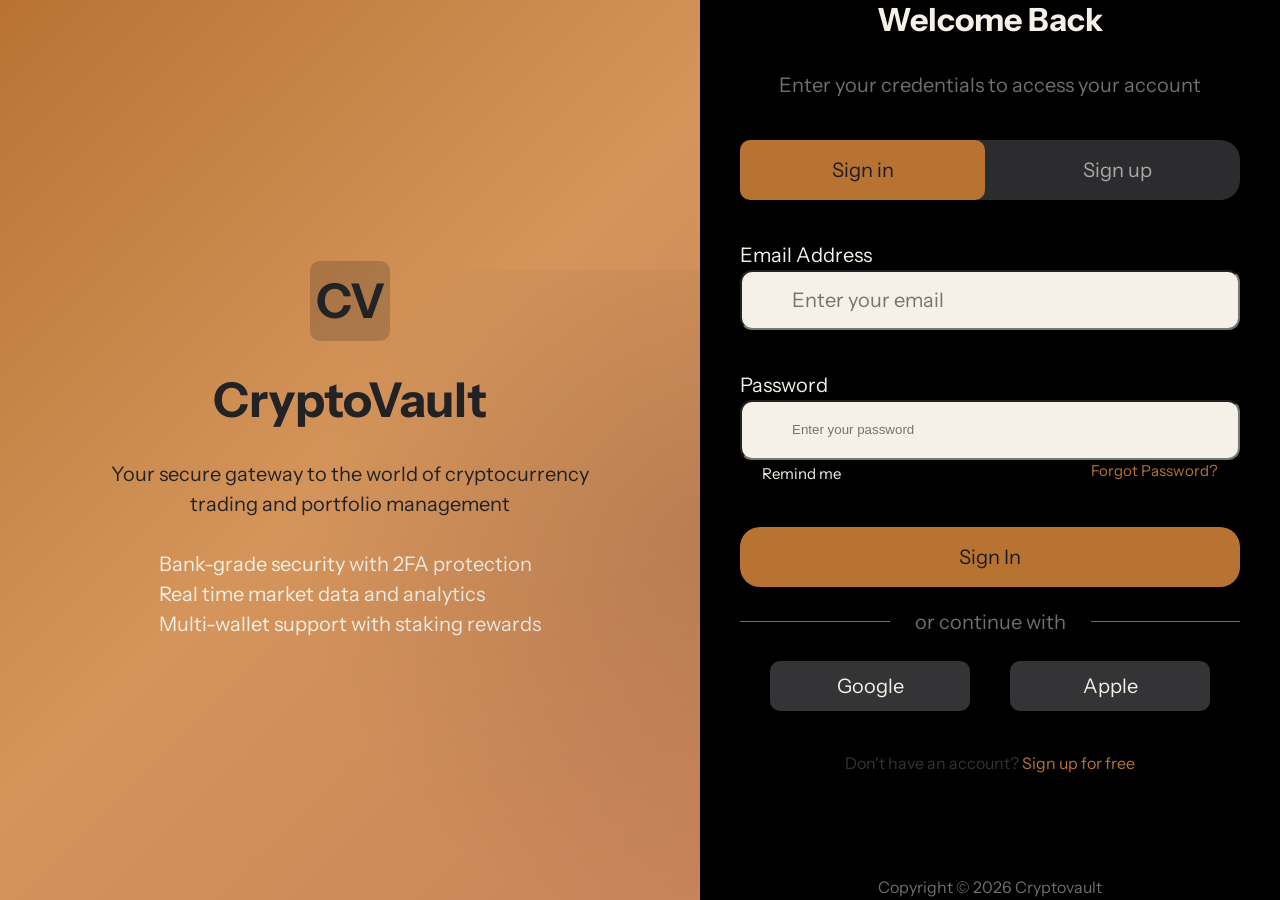
<file: index.html>
<!DOCTYPE html>
<html lang="en">
<head>
    <meta charset="UTF-8">
    <meta name="viewport" content="width=device-width, initial-scale=1.0">
    <link rel="stylesheet" href="style.css">
    <link rel="preconnect" href="https://fonts.googleapis.com">
    <link rel="preconnect" href="https://fonts.gstatic.com" crossorigin>
    <link href="https://fonts.googleapis.com/css2?family=Instrument+Sans:wght@400;500;600;700&display=swap" rel="stylesheet">
    <title>Crypto Vault</title>
</head>
<body class="login-page">

    <div class="sub-container">
        <h2 class="logo">CV</h2>
        <h2 class="logo-heading">CryptoVault</h2>
        <p class="logo-p">Your secure gateway to the world of cryptocurrency <br> trading and portfolio management</p>
        <ul>
            <li>Bank-grade security with 2FA protection</li>
            <li>Real time market data and analytics</li>
            <li>Multi-wallet support with staking rewards </li>
        </ul>
    </div>

    <!-- LEFT SIDE -->

    <div class="login-form">
        <h4 class="login-heading">Welcome Back</h4>
        <p class="login-p">Enter your credentials to access your account</p>

        <ul class="signing-container">
            <li class="sign-in">Sign in</li>
            <li class="sign-up">Sign up</li>
        </ul>

                <p class="login-email">Email Address</p>

        <input type="email" placeholder="Enter your email" class="email">
        <p class="login-password">Password</p>
        <input type="password" placeholder="Enter your password" class="password">

        <div class="login-reminder">
            <div><a href="#" class="remind-me">Remind me</a></div>
            <a href="#" class="forgot-password">Forgot Password?</a>
        </div>

        <div class="signing">
            <p>Sign In</p>
        </div>
        
        <div class="divider-container">
            <div class="line"></div>
              <p class="divider-container-p">or continue with</p>
              <div class="line"></div>
        </div>
      

        <ul class="sign-in-options-container" >
            <li class="sign-in-options">Google</li>
            <li class="sign-in-options">Apple</li>
        </ul>

         <p class="sign-up-question">Don't have an account? <span class="span-sign-up">Sign up for free</span></p>
         <p class="footer-copyright">Copyright &copy; 2026 Cryptovault</p>

    </div>
   </div> 
</body>
</html>
</file>
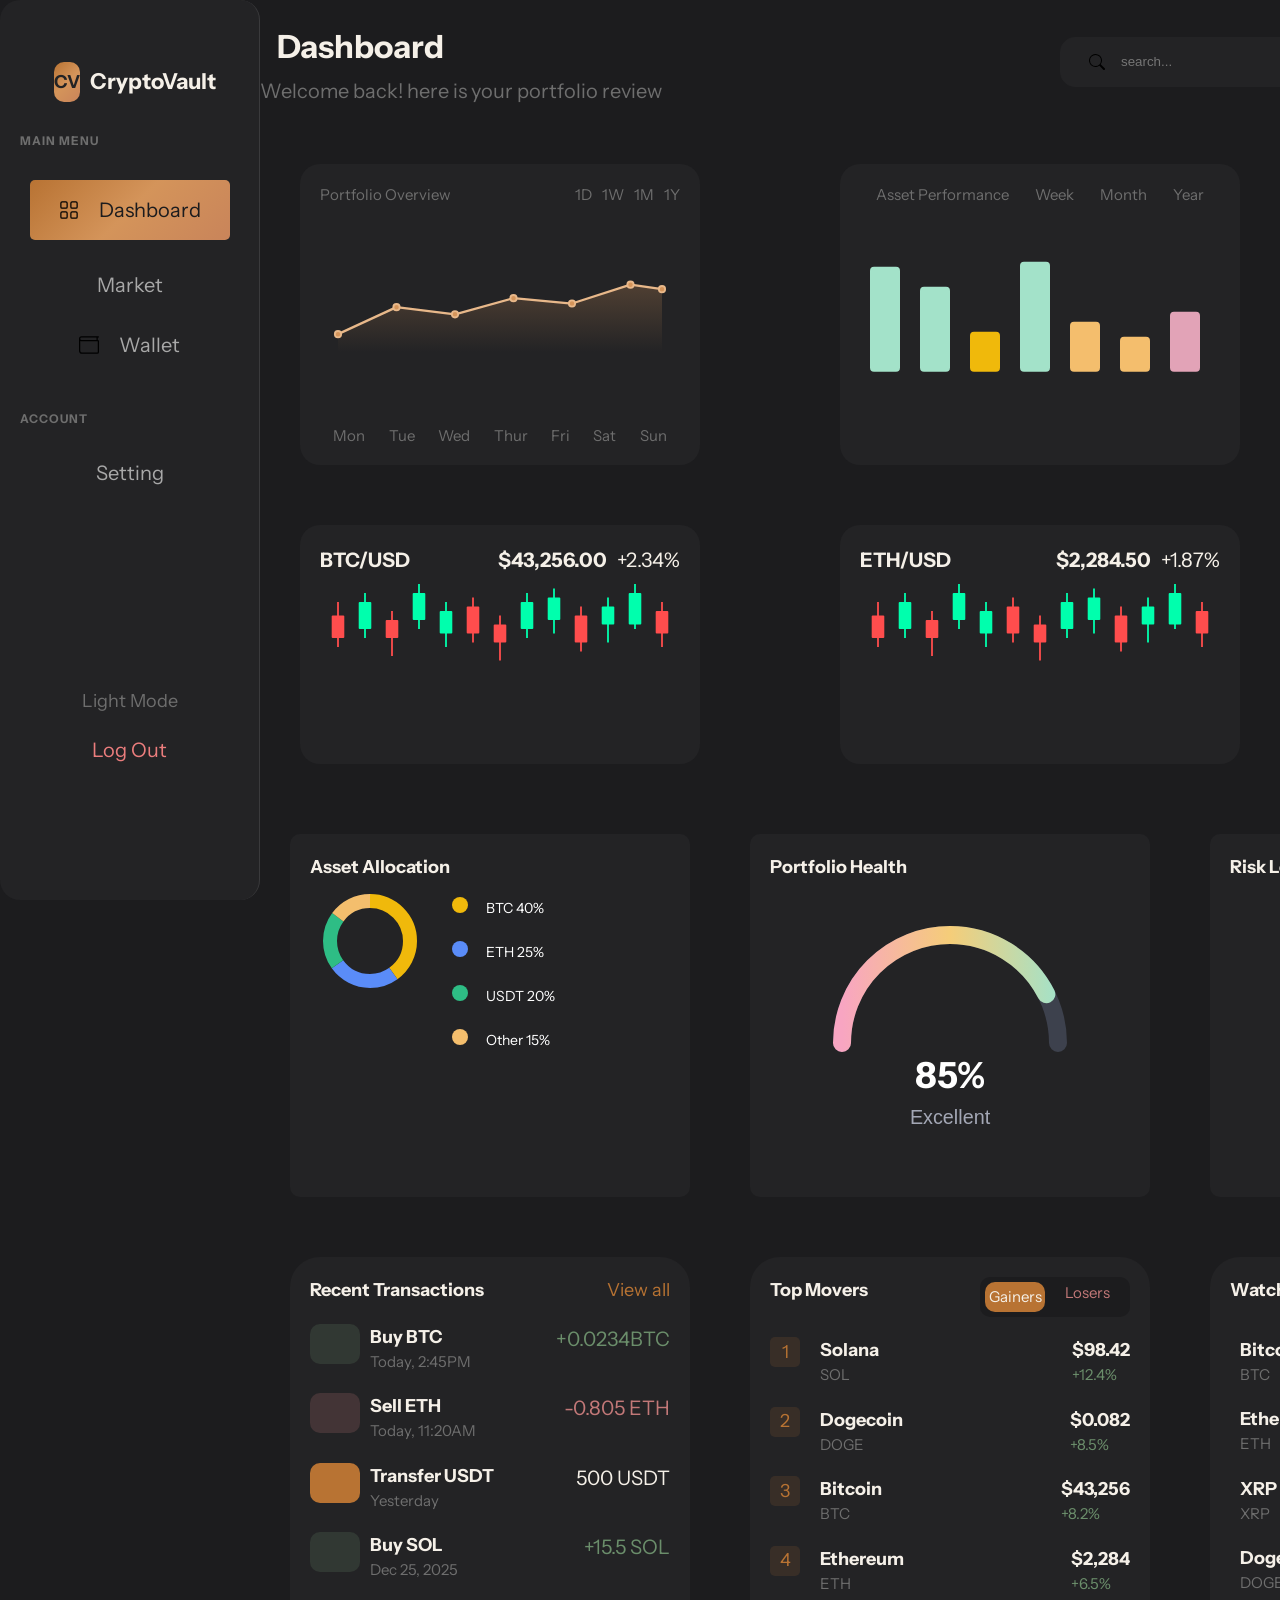
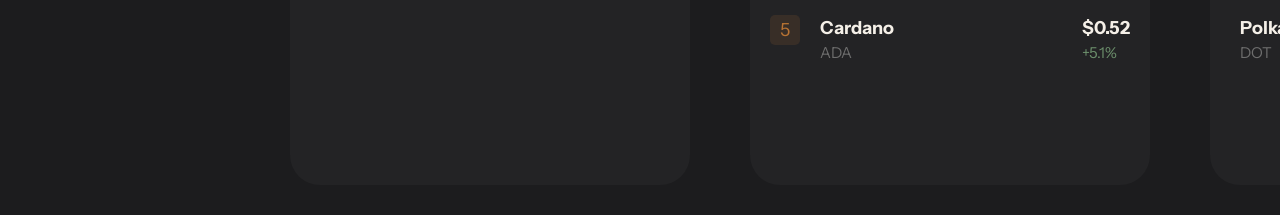
<file: dashboard.html>
<!DOCTYPE html>
<html lang="en">
<head>
    <meta charset="UTF-8">
    <meta name="viewport" content="width=device-width, initial-scale=1.0">
    <title>Dashboard</title>
    <link rel="stylesheet" href="style.css">
    <link rel="stylesheet" href="app.css">
     <link rel="preconnect" href="https://fonts.googleapis.com">
    <link rel="preconnect" href="https://fonts.gstatic.com" crossorigin>
    <link href="https://fonts.googleapis.com/css2?family=Instrument+Sans:wght@400;500;600;700&display=swap" rel="stylesheet">
</head>
<body>
    <div class="dashboard-container">
        <aside class="side-bar">
            <div class="logo-container">
        <span class="dashboard-logo">CV</span>
        <span class="logo-heading">CryptoVault</span>
            </div>
            <nav class="nav-side-bar">
                <div class="main-menu">MAIN MENU</div>
                <div class="icon active">
                    <div> 
                    <img src="crypto-vault-img/grid (2).svg" alt="grid-icon" class="grid-icon active"> 
                    </div>
                      <a href="dashboard.html" class="nav-item active"> Dashboard</a>
                </div>
              
                <a href="" class="nav-item" >Market</a>
                <div class="icon">
                     <img src="crypto-vault-img/wallet.svg" alt="grid-icon" class="grid-icon">
                     <a href="" class="nav-item" >Wallet</a>
                </div>
                
            </nav>

            <nav class="nav-side-bar">
                <div class="account">ACCOUNT</div>
                <a href="#" class="nav-item">Setting</a>
            </nav>

            <div class="nav-footer">
                <div class="footer-section">Light Mode</div>
                <a href="index.html" class="footer-logout">Log Out</a>
            </div>
        </aside>

        <!-- RIGHT SIDE -->
         <div class="crptovault-dashboard">
            <div class="dashboard-header">
                <div>
                <h4 class="dashboard-heading">Dashboard</h4>
            <p class="dashboard-paragraph">Welcome back! here is your portfolio review</p>
                </div>
            

                <div class="sub-dashboard-container">
                    <form action="/search-results" method="get" class="search-wrapper">
                <input type="search" name="q" placeholder="search..." class="search">
                <img src="crypto-vault-img/search.svg" alt="search-icon" class="search-icon">
                    </form>
           

             <div class="notification">
                <img src="crypto-vault-img/bell.svg" alt="notification-bell" class="notification-bell">
            </div>

             <div class="dashboard-button">
                <div class="dashboard-header-logo">AM</div>
            <div>
            <p class="dashboard-p">Alex Morgan</p>
            <p class="pro-trader">Pro Trader</p>
            </div>
            </div>
              </div>
            </div>



            <!-- CHARTS -->
             <div class="chart-grid-wrapper">
               <div class="chart-grid-container">

                <!-- FIRST BOX -->
                 <div class="charts">
                    <ul class="portfolio-overview">
                        <li>Portfolio Overview</li>
                        <ul class="portfolio-overview-days">
                        <li>1D</li>
                        <li>1W</li>
                        <li>1M</li>
                        <li>1Y</li>
                        </ul>
                    </ul>

<svg xmlns="http://www.w3.org/2000/svg" viewBox="0 0 400 130" width="100%" height="100%">
  <defs>
    <linearGradient id="chartAreaFill" x1="0%" y1="0%" x2="0%" y2="100%">
      <stop offset="0%" stop-color="#d4945a" stop-opacity="0.25"/>
      <stop offset="100%" stop-color="#d4945a" stop-opacity="0.0"/>
    </linearGradient>
  </defs>

  <path d="M 20 90 
           L 85 60 
           L 150 68 
           L 215 50 
           L 280 56 
           L 345 35 
           L 380 40
           L 380 110 
           L 20 110 Z" 
        fill="url(#chartAreaFill)" />

  <path d="M 20 90 
           L 85 60 
           L 150 68 
           L 215 50 
           L 280 56 
           L 345 35 
           L 380 40" 
        fill="none" 
        stroke="#e8b88a" 
        stroke-width="2.5" 
        stroke-linecap="round" 
        stroke-linejoin="round" />

  <circle cx="20" cy="90" r="3.5" fill="#d4945a" stroke="#e8b88a" stroke-width="2" />
  <circle cx="85" cy="60" r="3.5" fill="#d4945a" stroke="#e8b88a" stroke-width="2" />
  <circle cx="150" cy="68" r="3.5" fill="#d4945a" stroke="#e8b88a" stroke-width="2" />
  <circle cx="215" cy="50" r="3.5" fill="#d4945a" stroke="#e8b88a" stroke-width="2" />
  <circle cx="280" cy="56" r="3.5" fill="#d4945a" stroke="#e8b88a" stroke-width="2" />
  <circle cx="345" cy="35" r="3.5" fill="#d4945a" stroke="#e8b88a" stroke-width="2" />
  <circle cx="380" cy="40" r="3.5" fill="#d4945a" stroke="#e8b88a" stroke-width="2" />
</svg>

 <ul class="portfolio-overview-days">
                        <li>Mon</li>
                        <li>Tue</li>
                        <li>Wed</li>
                        <li>Thur</li>
                        <li>Fri</li>
                        <li>Sat</li>
                        <li>Sun</li>
                        </ul>
</div>

<!-- SECOND BOX -->

<div class="charts">
    <ul class="portfolio-overview-days">
        <li>Asset Performance</li>
        <li>Week</li>
        <li>Month</li>
        <li>Year</li>
    </ul>

    <svg xmlns="http://www.w3.org/2000/svg" viewBox="0 0 360 160" width="100%" height="100%">
  <rect x="10" y="35" width="30" height="105" rx="4" fill="#a3e2c9"/>

  <rect x="60" y="55" width="30" height="85" rx="4" fill="#a3e2c9"/>

  <rect x="110" y="100" width="30" height="40" rx="4" fill="#f0b90b"/>

  <rect x="160" y="30" width="30" height="110" rx="4" fill="#a3e2c9"/>

  <rect x="210" y="90" width="30" height="50" rx="4" fill="#f4be6d"/>

  <rect x="260" y="105" width="30" height="35" rx="4" fill="#f4be6d"/>

  <rect x="310" y="80" width="30" height="60" rx="4" fill="#e2a3b7"/>
</svg>
</div>
            

<!-- THIRD BOX -->


            <div class="charts">
                <ul class="candle-stick">
                    <li><strong>BTC/USD</strong></li>
                    <ul class="nested-candle-stick">
                    <li><strong>$43,256.00</strong></li>
                    <li>+2.34%</li>
                    </ul>
                
                </ul>

                <svg viewBox="0 0 400 100" class="candlestick-chart" style="width: 100%; height: auto;">
  <line x1="20" y1="30" x2="20" y2="80" stroke="#ff4d4d" stroke-width="2"/>
  <rect x="13" y="45" width="14" height="25" fill="#ff4d4d" rx="1"/>

  <line x1="50" y1="20" x2="50" y2="70" stroke="#00ffad" stroke-width="2"/>
  <rect x="43" y="30" width="14" height="30" fill="#00ffad" rx="1"/>

  <line x1="80" y1="40" x2="80" y2="90" stroke="#ff4d4d" stroke-width="2"/>
  <rect x="73" y="50" width="14" height="20" fill="#ff4d4d" rx="1"/>

  <line x1="110" y1="10" x2="110" y2="60" stroke="#00ffad" stroke-width="2"/>
  <rect x="103" y="20" width="14" height="30" fill="#00ffad" rx="1"/>

  <line x1="140" y1="30" x2="140" y2="80" stroke="#00ffad" stroke-width="2"/>
  <rect x="133" y="40" width="14" height="25" fill="#00ffad" rx="1"/>

  <line x1="170" y1="25" x2="170" y2="75" stroke="#ff4d4d" stroke-width="2"/>
  <rect x="163" y="35" width="14" height="30" fill="#ff4d4d" rx="1"/>

  <line x1="200" y1="45" x2="200" y2="95" stroke="#ff4d4d" stroke-width="2"/>
  <rect x="193" y="55" width="14" height="20" fill="#ff4d4d" rx="1"/>

  <line x1="230" y1="20" x2="230" y2="70" stroke="#00ffad" stroke-width="2"/>
  <rect x="223" y="30" width="14" height="30" fill="#00ffad" rx="1"/>

  <line x1="260" y1="15" x2="260" y2="65" stroke="#00ffad" stroke-width="2"/>
  <rect x="253" y="25" width="14" height="25" fill="#00ffad" rx="1"/>

  <line x1="290" y1="35" x2="290" y2="85" stroke="#ff4d4d" stroke-width="2"/>
  <rect x="283" y="45" width="14" height="30" fill="#ff4d4d" rx="1"/>

  <line x1="320" y1="25" x2="320" y2="75" stroke="#00ffad" stroke-width="2"/>
  <rect x="313" y="35" width="14" height="20" fill="#00ffad" rx="1"/>

  <line x1="350" y1="10" x2="350" y2="60" stroke="#00ffad" stroke-width="2"/>
  <rect x="343" y="20" width="14" height="35" fill="#00ffad" rx="1"/>

  <line x1="380" y1="30" x2="380" y2="80" stroke="#ff4d4d" stroke-width="2"/>
  <rect x="373" y="40" width="14" height="25" fill="#ff4d4d" rx="1"/>
</svg>        
       </div>


       <!-- FOURTH BOX -->
        <div class="charts">
                <ul class="candle-stick">
                    <li><strong>ETH/USD</strong></li>
                    <ul class="nested-candle-stick">
                    <li><strong>$2,284.50</strong></li>
                    <li>+1.87%</li>
                    </ul>
                
                </ul>

                <svg viewBox="0 0 400 100" class="candlestick-chart" style="width: 100%; height: auto;">
  <line x1="20" y1="30" x2="20" y2="80" stroke="#ff4d4d" stroke-width="2"/>
  <rect x="13" y="45" width="14" height="25" fill="#ff4d4d" rx="1"/>

  <line x1="50" y1="20" x2="50" y2="70" stroke="#00ffad" stroke-width="2"/>
  <rect x="43" y="30" width="14" height="30" fill="#00ffad" rx="1"/>

  <line x1="80" y1="40" x2="80" y2="90" stroke="#ff4d4d" stroke-width="2"/>
  <rect x="73" y="50" width="14" height="20" fill="#ff4d4d" rx="1"/>

  <line x1="110" y1="10" x2="110" y2="60" stroke="#00ffad" stroke-width="2"/>
  <rect x="103" y="20" width="14" height="30" fill="#00ffad" rx="1"/>

  <line x1="140" y1="30" x2="140" y2="80" stroke="#00ffad" stroke-width="2"/>
  <rect x="133" y="40" width="14" height="25" fill="#00ffad" rx="1"/>

  <line x1="170" y1="25" x2="170" y2="75" stroke="#ff4d4d" stroke-width="2"/>
  <rect x="163" y="35" width="14" height="30" fill="#ff4d4d" rx="1"/>

  <line x1="200" y1="45" x2="200" y2="95" stroke="#ff4d4d" stroke-width="2"/>
  <rect x="193" y="55" width="14" height="20" fill="#ff4d4d" rx="1"/>

  <line x1="230" y1="20" x2="230" y2="70" stroke="#00ffad" stroke-width="2"/>
  <rect x="223" y="30" width="14" height="30" fill="#00ffad" rx="1"/>

  <line x1="260" y1="15" x2="260" y2="65" stroke="#00ffad" stroke-width="2"/>
  <rect x="253" y="25" width="14" height="25" fill="#00ffad" rx="1"/>

  <line x1="290" y1="35" x2="290" y2="85" stroke="#ff4d4d" stroke-width="2"/>
  <rect x="283" y="45" width="14" height="30" fill="#ff4d4d" rx="1"/>

  <line x1="320" y1="25" x2="320" y2="75" stroke="#00ffad" stroke-width="2"/>
  <rect x="313" y="35" width="14" height="20" fill="#00ffad" rx="1"/>

  <line x1="350" y1="10" x2="350" y2="60" stroke="#00ffad" stroke-width="2"/>
  <rect x="343" y="20" width="14" height="35" fill="#00ffad" rx="1"/>

  <line x1="380" y1="30" x2="380" y2="80" stroke="#ff4d4d" stroke-width="2"/>
  <rect x="373" y="40" width="14" height="25" fill="#ff4d4d" rx="1"/>
</svg>        
</div>
 </div>

 <!-- STAT-RIGHT -->
 <div class="stat-right-container">
    

    <div class="stat-card">
        <div class="dollar-container">
       
    </div>
    <div class="start-card-text">
    <p class="start-card-p">Total Balance</p>
    <p class="start-card-p"><strong>$84,254.32</strong></p>
    <p class="start-card-p">+12.5% this month</p>
    </div>
</div>

<div class="stat-card-inactive">
     <div class="dollar-container-inactive">
         <svg width="24" height="24" viewbox="0 0 24 24" fill="none" stroke-width="2">
            <polyline points="23 6 13.5 15.5 8.5 10.5 1 18 "></polyline>
            <polyline points="17 6 23 6 23 1 2 "></polyline>

         </svg>
    </div>
    <div class="start-card-text">
    <p class="start-card-p-inactive">Total Profit</p>
    <p class="start-card-p"><strong>$12,847.00</strong></p>
     <p class="start-card-p-inactive"><span class="stat-span">+8.2% vs last week</span></p>
    </div>
</div>

<div class="stat-card-inactive">
     <div class="dollar-container-inactive">
        <p>$</p>
    </div>
    <div class="start-card-text">
    <p class="start-card-p-inactive">Pending Orders</p>
    <p class="start-card-p"><strong>7</strong></p>
    <p class="start-card-p-inactive">3 buy, 4 sell</p>
    </div>
</div>

<div class="stat-card-inactive">
    <div class="dollar-container-inactive">
        <p>$</p>
    </div>

    <div class="start-card-text">
    <p class="start-card-p-inactive">Active Assets</p>
    <p class="start-card-p"><strong>12</strong></p>
    <p class="start-card-p-inactive">Across 4 wallets</p>
    </div>
</div> 
 </div>
   </div>

   <!-- ASSET ALLOCATION -->

   <div class="asset-allocation-container">
    
    <div class="asset-allocation-card">
        <div>
            <strong>Asset Allocation</strong>
        </div>

        <div class="asset-allocation-wrapper">
            <div>
         <svg xmlns="http://www.w3.org/2000/svg" viewBox="0 0 120 120" width="120" height="120">
  <g transform="rotate(-90 60 60)">
    <circle cx="60" cy="60" r="40" fill="none" stroke="#f0b90b" stroke-width="14" 
            stroke-dasharray="100.53 251.32" stroke-dashoffset="0" />
            
    <circle cx="60" cy="60" r="40" fill="none" stroke="#5a8cf8" stroke-width="14" 
            stroke-dasharray="62.83 251.32" stroke-dashoffset="-100.53" />
            
    <circle cx="60" cy="60" r="40" fill="none" stroke="#2ebd85" stroke-width="14" 
            stroke-dasharray="50.26 251.32" stroke-dashoffset="-163.36" />
            
    <circle cx="60" cy="60" r="40" fill="none" stroke="#f4be6d" stroke-width="14" 
            stroke-dasharray="37.70 251.32" stroke-dashoffset="-213.62" />
  </g>
</svg>
        </div>

        <!--  -->
    <div>
     <svg xmlns="http://www.w3.org/2000/svg" viewBox="0 0 110 90" width="100%" height="100%">
  <g transform="translate(0, 0)">
    <circle cx="5" cy="10" r="4" fill="#f0b90b" />
    <text x="18" y="14" fill="#ffffff" font-size=".7rem">BTC 40%</text>
  </g>

  <g transform="translate(0, 22)">
    <circle cx="5" cy="10" r="4" fill="#5a8cf8" />
    <text x="18" y="14" fill="#ffffff"  font-size=".7rem">ETH 25%</text>
  </g>

  <g transform="translate(0, 44)">
    <circle cx="5" cy="10" r="4" fill="#2ebd85" />
    <text x="18" y="14" fill="#ffffff"  font-size=".7rem">USDT 20%</text>
  </g>

  <g transform="translate(0, 66)">
    <circle cx="5" cy="10" r="4" fill="#f4be6d" />
    <text x="18" y="14" fill="#ffffff" font-size=".7rem">Other 15%</text>
  </g>
</svg>
    </div> 
        </div>
        </div>

        <div class="asset-allocation-card">
            <div>
                <strong>Portfolio Health</strong>
            </div>

            <div>
                <svg xmlns="http://www.w3.org/2000/svg" viewBox="0 0 200 160" width="100%" height="100%">
  <defs>
    <linearGradient id="gaugeGradient" x1="0%" y1="0%" x2="100%" y2="0%">
      <stop offset="0%" stop-color="#f8a5c2" />   <stop offset="50%" stop-color="#f5cd79" />  <stop offset="100%" stop-color="#a3e2c9" /> </linearGradient>
  </defs>

  <g transform="translate(100, 90)">
    <path d="M -60 0 A 40 40 0 0 1 60 0" 
          fill="none" 
          stroke="#3d414d" 
          stroke-width="10" 
          stroke-linecap="round" />

    <path d="M -60 0 A 60 60 0 0 1 60 0" 
          fill="none" 
          stroke="url(#gaugeGradient)" 
          stroke-width="10" 
          stroke-linecap="round"
          stroke-dasharray="160.2 377" />

    <text x="0" y="25" 
          fill="#ffffff" 
          font-weight="bold" 
          font-size="2rem" 
          text-anchor="middle">85%</text>
          
    <text x="0" y="45" 
          fill="#a3a7b5" 
          font-family="sans-serif" 
          font-size="11" 
          text-anchor="middle">Excellent</text>
  </g>
</svg>
</div>
</div>

<div class="asset-allocation-card">
    <div>
    <strong>Risk Level</strong>
    </div>

    <div>
        <svg xmlns="http://www.w3.org/2000/svg" viewBox="0 0 140 110" width="100%" height="100%">
  <g transform="translate(70, 65)">
    <path d="M -40 0 A 40 40 0 0 1 40 0" 
          fill="none" 
          stroke="#414755" 
          stroke-width="8" 
          stroke-linecap="round" />

    <path d="M -40 0 A 40 40 0 0 1 40 0" 
          fill="none" 
          stroke="#a3e2c9" 
          stroke-width="8" 
          stroke-linecap="round"
          stroke-dasharray="44.0 251.3" />

    <circle cx="-18.1" cy="-35.6" r="5" fill="#f5cd79" />

    <text x="0" y="20" 
          fill="#ffffff" 
          font-family="sans-serif" 
          font-weight="bold" 
          font-size="18" 
          text-anchor="middle">35%</text>
          
    <text x="0" y="34" 
          fill="#a3a7b5" 
          font-family="sans-serif" 
          font-size="9" 
          text-anchor="middle">Moderate</text>
  </g>
</svg>
    </div>
</div>
    </div>

    <!-- RECENT TRANSACTIONS -->
    <div class="recent-transactions-container">
        <div class="recent-transactions-card">
            <div class="recent-transactions">
                <strong>Recent Transactions</strong>
                <span class="view-all">View all</span>
            </div>

            <div class="transaction-outline-wrapper">
                <div class="transaction-outline">
                <div class="gain-card"></div>
                <strong>Buy BTC <br> <p class="gain-span">Today, 2:45PM</p></strong>
            </div>
            <div class="transaction-p"><p>+0.0234BTC</p></div>
            </div>

            <!--  -->
            <div class="transaction-outline-wrapper">
                <div class="transaction-outline">
                <div class="loss-card"></div>
                <strong>Sell ETH <br> <p class="gain-span">Today, 11:20AM</p></strong>
            </div>
            <div class="transaction-loss"><p>-0.805 ETH</p></div>
            </div>

            <!--  -->

            <div class="transaction-outline-wrapper">
                <div class="transaction-outline">
                <div class="transfer-card"></div>
                <strong>Transfer USDT <br> <p class="gain-span">Yesterday</p></strong>
            </div>
            <div class="transfer"><p>500 USDT</p></div>
            </div>

            <!--  -->

            <div class="transaction-outline-wrapper">
                <div class="transaction-outline">
                <div class="gain-card"></div>
                <strong>Buy SOL <br> <p class="gain-span">Dec 25, 2025</p></strong>
            </div>
            <div class="transaction-p"><p>+15.5 SOL</p></div>
            </div>
            </div>

             <!-- SECOND BOX  -->

            <div class="recent-transactions-card">
                <div class="top-movers-header">
                    <div>
                    <strong>Top Movers</strong>
                </div>

                <div>
                    <ul class="transfer-button">
                        <li class="gainers">Gainers</li>
                        <li class="losers">Losers</li>
                    </ul>
                </div>
                </div>

                <div class="top-movers-wrapper">
                    <div class="top-movers">
                    <div class="number-container">1</div>
                    <div class="sol-logo"></div>
                    <strong>Solana <br> <p class="top-mover-p">SOL</p></strong>
                </div>

                <div>
                    <strong>$98.42 <br> <p class="topmover-gainer">+12.4%</p></strong>
                </div>
                </div>
                

                <div class="top-movers-wrapper">
                    <div class="top-movers">
                    <div class="number-container">2</div>
                    <div class="sol-logo"></div>
                    <strong>Dogecoin <br> <p class="top-mover-p">DOGE</p></strong>
                </div>

                <div>
                    <strong>$0.082 <br> <p class="topmover-gainer">+8.5%</p></strong>
                </div>   
        </div>


        <div class="top-movers-wrapper">
                    <div class="top-movers">
                    <div class="number-container">3</div>
                    <div class="sol-logo"></div>
                    <strong>Bitcoin <br> <p class="top-mover-p">BTC</p></strong>
                </div>

                <div>
                    <strong>$43,256 <br> <p class="topmover-gainer">+8.2%</p></strong>
                </div>

                
    </div>


    <div class="top-movers-wrapper">
                    <div class="top-movers">
                    <div class="number-container">4</div>
                    <div class="sol-logo"></div>
                    <strong>Ethereum <br> <p class="top-mover-p">ETH</p></strong>
                </div>

                <div>
                    <strong>$2,284 <br> <p class="topmover-gainer">+6.5%</p></strong>
                </div>
            </div>


            <div class="top-movers-wrapper">
                    <div class="top-movers">
                    <div class="number-container">5</div>
                    <div class="sol-logo"></div>
                    <strong>Cardano <br> <p class="top-mover-p">ADA</p></strong>
                </div>

                <div>
                    <strong>$0.52 <br> <p class="topmover-gainer">+5.1%</p></strong>
                </div>
   

   </div>

   
    </div>

    <!-- THIRD BOX -->

<div class="recent-transactions-card">
                <div class="top-movers-header">
                 <div>
                    <strong>Watchlist</strong>
                </div>

                <div class="add">+Add</div>
                </div>

                <div class="top-movers-wrapper">
                    <div class="top-movers">
                    <div class="sol-logo"></div>
                    <strong>Bitcoin<br> <p class="top-mover-p">BTC</p></strong>
                </div>

                <div>
                    <strong>$43,256 <br> <p class="topmover-gainer">+2.34%</p></strong>
                </div>
                </div>
                

                <div class="top-movers-wrapper">
                    <div class="top-movers">
                    <div class="sol-logo"></div>
                    <strong>Ethereum<br> <p class="top-mover-p">ETH</p></strong>
                </div>

                <div>
                    <strong>$2,284<br> <p class="topmover-gainer">+1.87%</p></strong>
                </div>   
        </div>


        <div class="top-movers-wrapper">
                    <div class="top-movers">
                    <div class="sol-logo"></div>
                    <strong>XRP<br> <p class="top-mover-p">XRP</p></strong>
                </div>

                <div>
                    <strong>$0.62<br> <p class="losers">-1.24%</p></strong>
                </div>   
    </div>


    <div class="top-movers-wrapper">
                    <div class="top-movers">
                    <div class="sol-logo"></div>
                    <strong>Dogecoin<br> <p class="top-mover-p">DOGE</p></strong>
                </div>

                <div>
                    <strong>$0.082 <br> <p class="topmover-gainer">+5.67%</p></strong>
                </div>
            </div>


            <div class="top-movers-wrapper">
                    <div class="top-movers">
                    <div class="sol-logo"></div>
                    <strong>Polkadot<br> <p class="top-mover-p">DOT</p></strong>
                </div>

                <div>
                    <strong>$7.45 <br> <p class="topmover-gainer">+3.21%</p></strong>
                </div>

    </div>
    
</body>
</html>
</file>
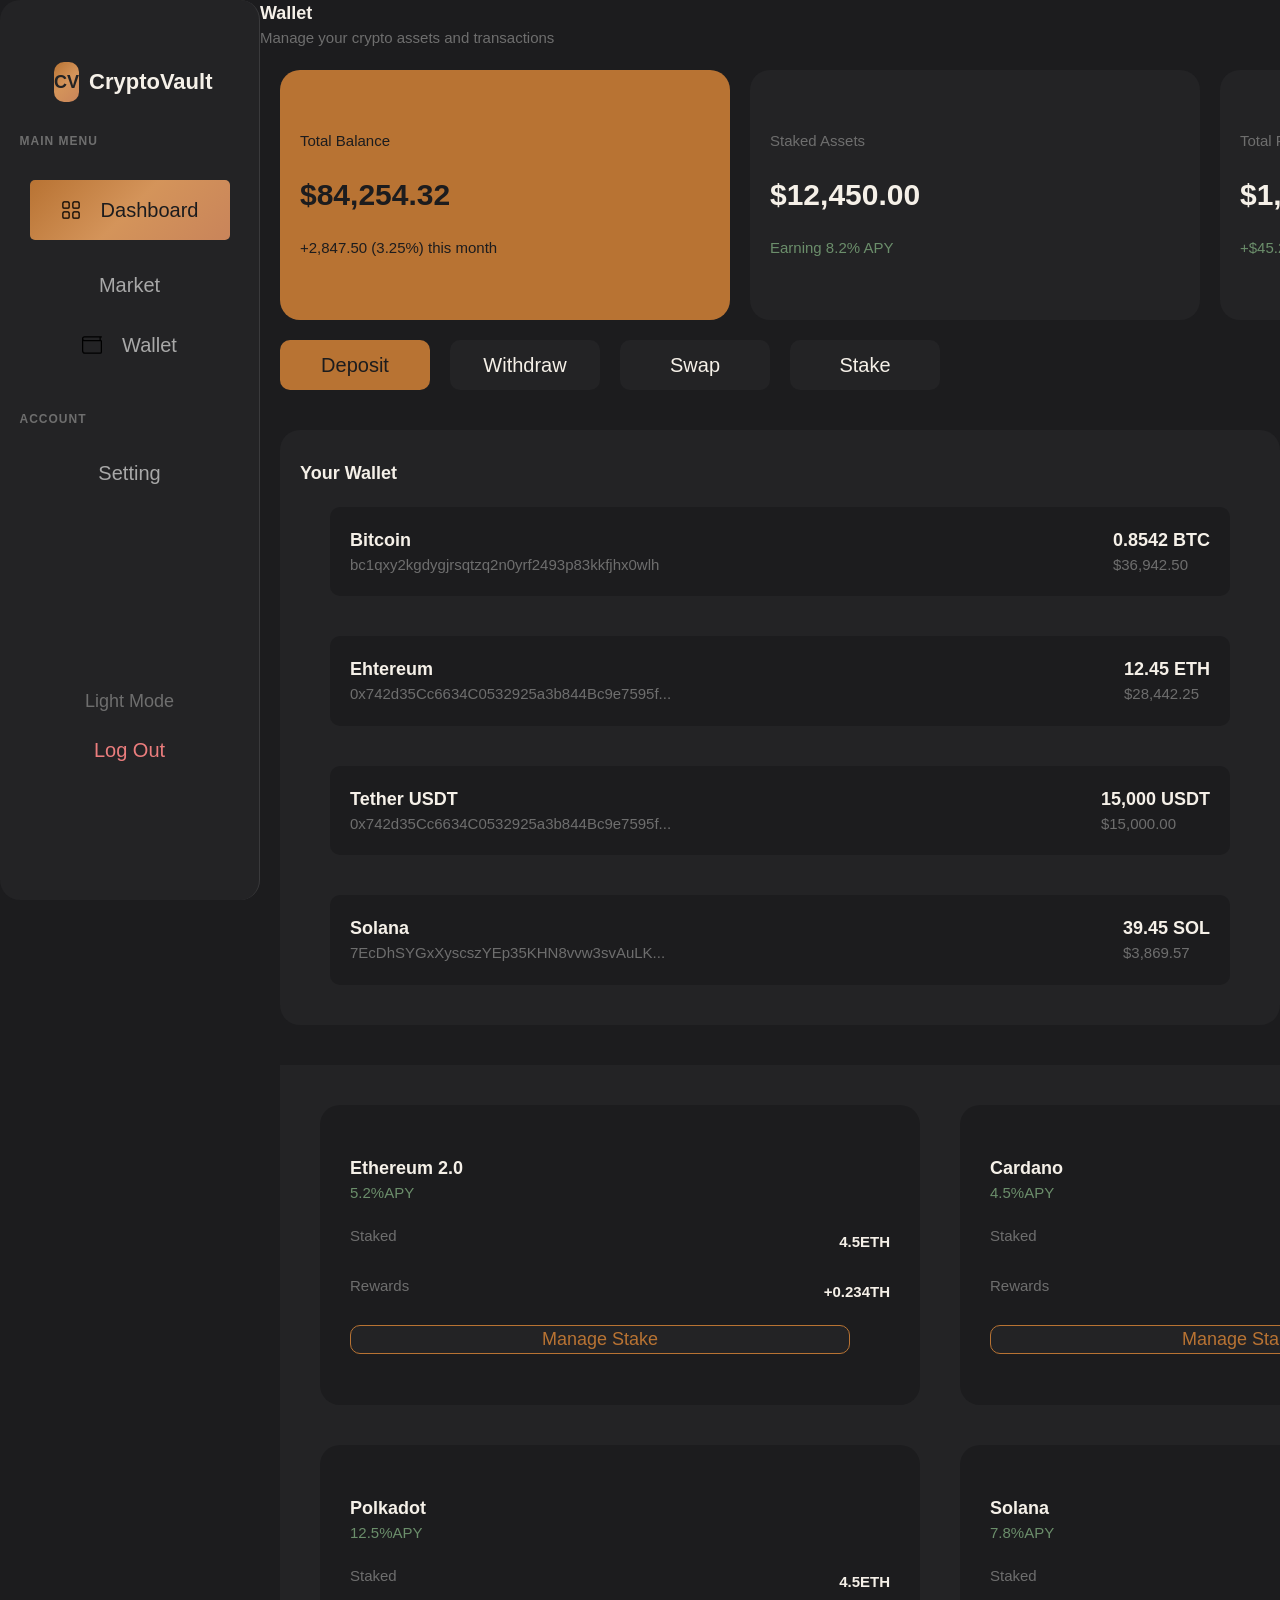
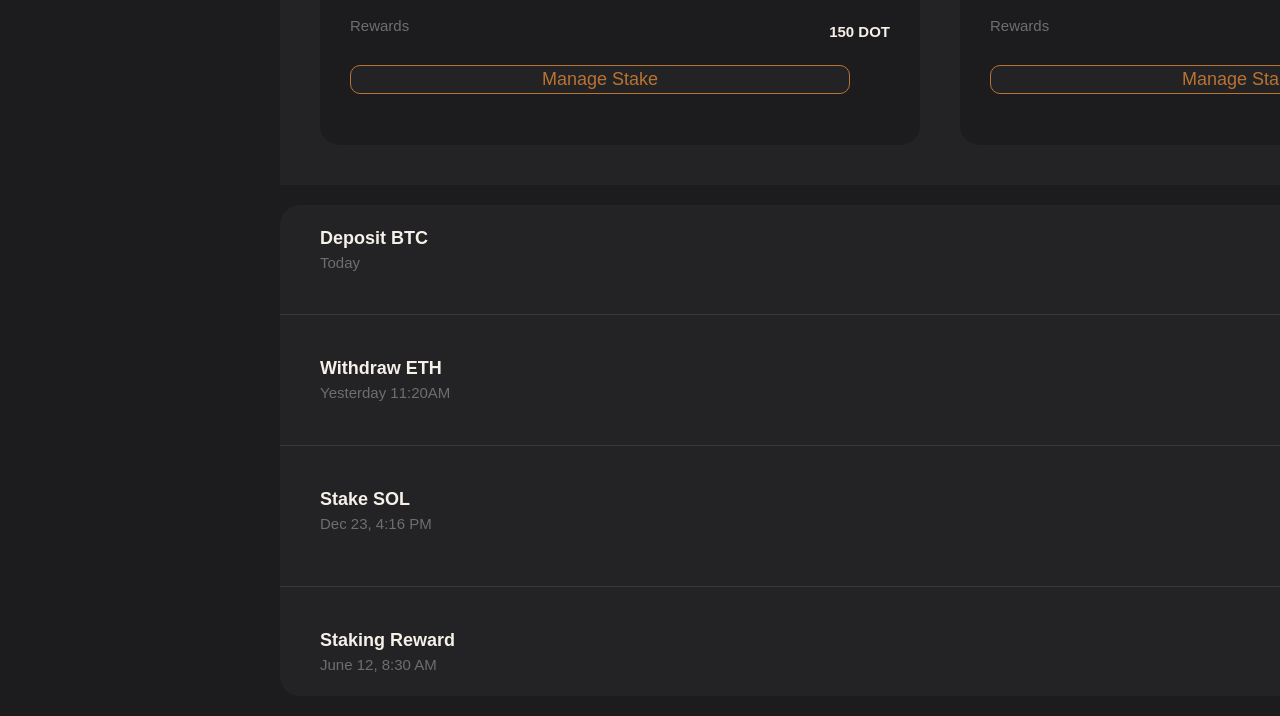
<file: wallet.html>
<!DOCTYPE html>
<html lang="en">
<head>
    <meta charset="UTF-8">
    <meta name="viewport" content="width=device-width, initial-scale=1.0">
    <title>Wallet</title>
    <link rel="stylesheet" href="style.css">
    <link rel="stylesheet" href="app.css">
    <link rel="stylesheet" href="wallet.css">
</head>
<body>
    <div class="dashboard-container">
         <aside class="side-bar">
            <div class="logo-container">
        <span class="dashboard-logo">CV</span>
        <span class="logo-heading">CryptoVault</span>
            </div>
            <nav class="nav-side-bar">
                <div class="main-menu">MAIN MENU</div>
                <div class="icon active">
                    <div> 
                    <img src="crypto-vault-img/grid (2).svg" alt="grid-icon" class="grid-icon active"> 
                    </div>
                      <a href="dashboard.html" class="nav-item active"> Dashboard</a>
                </div>
              
                <a href="" class="nav-item" >Market</a>
                <div class="icon">
                     <img src="crypto-vault-img/wallet.svg" alt="grid-icon" class="grid-icon">
                     <a href="" class="nav-item" >Wallet</a>
                </div>
                
            </nav>

            <nav class="nav-side-bar">
                <div class="account">ACCOUNT</div>
                <a href="#" class="nav-item">Setting</a>
            </nav>

            <div class="nav-footer">
                <div class="footer-section">Light Mode</div>
                <a href="index.html" class="footer-logout">Log Out</a>
            </div>
        </aside>

        <!--  -->

        <div class="wallet-main-container">
     <strong>Wallet</strong>
    <p class="muted-state">Manage your crypto assets and transactions</p>


    <div class="crypto-management">
         <div class="active-container">
        <p class="active-state">Total Balance</p>
        <strong class="bold-state">$84,254.32</strong>
        <p class="active-state">+2,847.50 (3.25%) this month</p>
    </div>

    <div class="inactive-container">
        <p class="muted-state">Staked Assets</p>
        <strong class="bold-state">$12,450.00</strong>
        <p class="gain">Earning 8.2% APY</p>
    </div>

    <div class="inactive-container">
        <p class="muted-state">Total Rewards</p>
        <strong class="bold-state">$1,024.80</strong>
        <p class="gain">+$45.20 this week</p>
    </div>
    </div>

   

    <div>
        <ul class="call-to-action">
            <li class="cta-options">Deposit</li>
            <li class="cta-options-inactive">Withdraw</li>
            <li class="cta-options-inactive">Swap</li>
            <li class="cta-options-inactive">Stake</li>
        </ul>
    </div>

    <!-- WALLET CONTENT -->
     <div class="wallet-content-main-container">
        <div class="wallet-content">
             
            
            <div class="wallet-content-container">
                <strong class="your-wallet">Your Wallet</strong>
                 
               
                <div class="wallet-content-card">
                <div>
                <strong>Bitcoin</strong>
                <p class="muted-state">bc1qxy2kgdygjrsqtzq2n0yrf2493p83kkfjhx0wlh</p>
                </div>
                <div>
                    <strong>0.8542 BTC <br> <p class="muted-state">$36,942.50</p></strong>
                </div>
                </div>
                

            <div class="wallet-content-card"> 
                <div>
                <strong>Ehtereum</strong>
                <p class="muted-state">0x742d35Cc6634C0532925a3b844Bc9e7595f...</p>
                </div>

                <div>
                    <strong>12.45 ETH <p class="muted-state">$28,442.25</p></strong>
                </div>

            </div>


            <div class="wallet-content-card">
                <div>
                <strong>Tether USDT</strong>
                <p class="muted-state">0x742d35Cc6634C0532925a3b844Bc9e7595f...</p>
                </div>

                <div>
                    <strong>15,000 USDT <br><p class="muted-state"> $15,000.00</p></strong>
                </div>
            </div>
                
                <div class="wallet-content-card">
                    <div>
                <strong>Solana</strong>
                <p class="muted-state">7EcDhSYGxXyscszYEp35KHN8vvw3svAuLK...</p>
                </div>

                <div>
                    <strong>39.45 SOL <br> <p class="muted-state">$3,869.57</p></strong>
                </div>
                </div>
            </div>
        </div>

        <!-- BITCOIN -->
         <div class="bitcoin-container">
            <strong>Recieve Bitcoin</strong>
            <div class="bitcoin-scan"><img src="crypto-vault-img/download.webp" alt=""></div>
            <div class="contact-address">bc1qxy2kgdygjrsqtz <br> q2n0yrf2493p83kkfjhx0wlh</div>
            <ul class="bitcoin-cta">
                <li class="bitcoin-cta-inactive-btn">Copy</li>
                <li class="bitcoin-cta-active-btn">Share</li>
            </ul>            
         </div>
     </div>

     <!-- STAKING OPPORTUNITY -->
      <div class="staking-main-container">
        <!-- <strong>Staking Opportunities</strong> -->
        <div class="staking-card">
            <strong>Ethereum 2.0 <br><p class="gain ">5.2%APY</p></strong>
            <ul class="staked">
                <li class="muted-state">Staked</li>
                <li><strong class="yeild">4.5ETH</strong></li>
            </ul>

            <ul class="staked">
                <li class="muted-state">Rewards</li>
                <li><strong class="yeild">+0.234TH</strong></li>
            </ul>
            <div class="manage-stake">Manage Stake</div>
        </div>

        <!--  -->

        <div class="staking-card">
            <strong>Cardano <br><p class="gain ">4.5%APY</p></strong>
            <ul class="staked">
                <li class="muted-state">Staked</li>
                <li><strong class="yeild">5,000 ADA</strong></li>
            </ul>

            <ul class="staked">
                <li class="muted-state">Rewards</li>
                <li><strong class="yeild">225 ADA</strong></li>
            </ul>
            <div class="manage-stake">Manage Stake</div>
        </div>

        <!--  -->

        <div class="staking-card">
            <strong>Polkadot<br><p class="gain ">12.5%APY</p></strong>
            <ul class="staked">
                <li class="muted-state">Staked</li>
                <li><strong class="yeild">4.5ETH</strong></li>
            </ul>

            <ul class="staked">
                <li class="muted-state">Rewards</li>
                <li><strong class="yeild">150 DOT</strong></li>
            </ul>
            <div class="manage-stake">Manage Stake</div>
        </div>

        
        <!--  -->

        <div class="staking-card">
            <strong>Solana<br><p class="gain ">7.8%APY</p></strong>
            <ul class="staked">
                <li class="muted-state">Staked</li>
                <li><strong class="yeild">25 SOL</strong></li>
            </ul>

            <ul class="staked">
                <li class="muted-state">Rewards</li>
                <li><strong class="yeild">1.95 SOL</strong></li>
            </ul>
            <div class="manage-stake">Manage Stake</div>
        </div>
         </div>

         <!-- TRANSACTION -->
         <div class="transaction-main-container">

            <div class="transaction-content">
                <div>
            <strong>Deposit BTC <br><p class="muted-state">Today</p></strong>
            </div>

            <div>
                <p class="gain">+0.0567 BTC <br> Completed</p>
            </div>
            </div>

            <hr class="divider-line">

            <div class="transaction-content">
                <div>
            <strong>Withdraw ETH <br><p class="muted-state">Yesterday 11:20AM</p></strong>
            </div>

            <div>
                <p class="gain">0.805 ETH <br> Completed</p>
            </div>
            </div>

            <hr class="divider-line">

            <div class="transaction-content">
                <div>
            <strong>Stake SOL <br><p class="muted-state">Dec 23, 4:16 PM</p></strong>
            </div>

            <div>
                <p>-25.00 SOL <br> Pending</p>
            </div>
            </div>

            <hr class="divider-line">

            <div class="transaction-content">
                <div>
            <strong>Staking Reward<br><p class="muted-state">June 12, 8:30 AM</p></strong>
            </div>

            <div>
                <p class="gain">+0.012 ETH <br> Completed</p>
            </div>
            </div>


    </div>
    


    </div>

         
        </div>



      </div>

      
    
    
</body>
</html>
</file>
<file: style.css>
/* COLOR PALLETE 

TYPOGRAPHY
FONT SIZES
6.2rem/4.8rem/4.0rem/3.2rem/2.4rem/2.0rem/1.6rem/1.2rem

FONT-WEIGHT
400/700

LINE HEIGHTS
1.2/1.5

SPACING SYSTEM
5px /10px /15px /20px /25px /30px /40px /50px

FONT FAMILY
'Instrument Sans', -apple-system, BlinkMacSystemFont, sans-serif;

*/

/* GLOBAL STYLES */
:root{
    /*-----FONT SIZE----- */
--text-sm: 1.2rem;
--text-base: 1.6rem;
--text-paragraph: 2.0rem;
--text-h5: 2.4rem;
--text-h4: 3.2rem;
--text-h3: 4.0rem;
--text-h2: 4.8rem;
--text-h1: 9rem;

/* ----FONT WEIGHT----  */
--font-weight: 400;
--font-weight-bold: 700;

/* LINE HEIGHT*/
--line-height-tight: 1.2;
--line-height-normal: 1.5;

/* LETTER SPACING */
--letter-spacing-tight: -2px;

/* FONT FAMILY */
--font-family: 'Instrument Sans', -apple-system, BlinkMacSystemFont, sans-serif;

/* COLORS */
--bg-primary: #1c1c1e;
    --bg-secondary: #232325;
    --bg-card: #2c2c2e;
    --bg-card-hover: #343436;
    --accent-copper: #b87333;
    --accent-copper-light: #c9845a;
    --accent-gradient: linear-gradient(135deg, #b87333 0%, #d4945a 50%, #c9845a 100%);
    --accent-gradient-hover: linear-gradient(135deg, #c9845a 0%, #daa57a 50%, #d4945a 100%);
    --text-primary: #f5f0e8;
    --text-secondary: #a8a8a8;
    --text-muted: #6e6e6e;
    --gain: #6b8e6b;
    --loss: #c27878;
    --border: #3a3a3c;
    --shadow: rgba(0, 0, 0, 0.3);
    --chart-grid: rgba(255, 255, 255, 0.05);
    --overlay: rgba(0, 0, 0, 0.5);

    [data-theme="light"] {
    --bg-primary: #f5f5f7;
    --bg-secondary: #ffffff;
    --bg-card: #ffffff;
    --bg-card-hover: #f0f0f2;
    --accent-copper: #d4945a;
    --accent-copper-light: #e8b88a;
    --accent-gradient: linear-gradient(135deg, #d4945a 0%, #e8b88a 50%, #f0c89a 100%);
    --accent-gradient-hover: linear-gradient(135deg, #e8b88a 0%, #f0c89a 50%, #f5d4a8 100%);
    --text-primary: #1c1c1e;
    --text-secondary: #6e6e6e;
    --text-muted: #9a9a9a;
    --gain: #5a9a5a;
    --loss: #c76b6b;
    --border: #e0e0e2;
    --shadow: rgba(0, 0, 0, 0.08);
    --chart-grid: rgba(0, 0, 0, 0.05);
    --overlay: rgba(0, 0, 0, 0.5);
}


}


*{
    box-sizing: border-box;
    padding: 0;
    margin: 0;
}

html {
    font-size: 62.5%
}

body {
     font-family: var(--font-family);
    font-size: 1.8rem;
    line-height: var(--line-height-normal);
    background-color: var(--bg-primary);
    color: var(--text-primary);
    min-height: 100vh;
    transition: background-color 0.3s ease, color 0.3s ease;
    font-weight: var(--font-weight);
      
}

h1,h2,h3,h4,h5{
    font-weight: var(--font-weight-bold);
    line-height: var(--line-height-tight);
    font-family: var(--font-family);
    color: var(--text-primary);
}

h1 {
    font-size: var(--text-h1);
    line-height: 100%;
    font-weight: var(--font-weight-bold);
    letter-spacing: -1px;
    margin: 1.6rem 0;  
}

h2{
    text-align: center;
    font-size: var(--text-h2);
}

h3{
    text-align: center;
    font-size: var(--text-h3);
}

h4{
    text-align: center;
    font-size: var(--text-h4) ;
}

h5{
    text-align: center;
    font-size: var(--text-h5);
}

a{
    text-decoration: none;
    font-size: var(--text-paragraph);
    display: inline-block;
    color: var(--text-primary);
}

ul{
    list-style: none;
    font-size: var(--text-paragraph);
}

p, a{
    font-size: var(--text-paragraph);
    font-weight: var(--font-weight);
    margin: 2.4, 0;   
    color: var(--text-primary);;
}

img{
    width: 100%;
    display: flex;
    justify-content: center;
}

input[type="email"]{
    font-size: var(--text-paragraph);
    font-weight: var(--font-weight);
    font-family: var(--font-family);
}



ul{
    list-style: none;
}


/* LOGIN SECTION */
.login-page{
    display: flex;
}

.sub-container{
    display: flex;
    flex-direction: column;
    justify-content: center;
    align-items: center;
    position: relative;
    background: var(--accent-gradient);
    overflow: hidden;
    flex: 1 1 0%;
    padding: 6rem;

}

.sub-container::before{
    position: absolute;
    top: -50%;
    left: -50%;
    width: 200%;
    height: 200%;
    background: radial-gradient(circle at 30% 70%, rgba(255, 255, 255, 0.1) 0%, transparent 50%);
    animation: 15s ease-in-out 0s infinite normal none running float;
}

.sub-container::after{
   content: "";
    position: absolute;
    bottom: -30%;
    right: -30%;
    width: 100%;
    height: 100%;
    background: radial-gradient(circle at 70% 30%, rgba(0, 0, 0, 0.1) 0%, transparent 50%);
    animation: 20s ease-in-out 0s infinite reverse none running float;
}



.logo{
    color: var(--bg-secondary);
    width: 8rem;
    height: 8rem;
     background-color: rgba(28, 28, 30, 0.2);
     border-radius: 1rem;
     display: flex;
     justify-content: center;
     align-items: center;
     margin-bottom: 3rem;
}

.logo-heading{
    color: var(--bg-secondary);
    margin-bottom: 3rem;
}

.logo-p{
    color:var(--bg-secondary);
    margin-bottom: 3rem;
    text-align: center;
}


/* Login Form */
.login-form{
    background-color: black ;
    display: flex;
    flex-direction: column;
    align-items: center;
    justify-content: center;
    flex: 1;
    
}

.login-heading{
    margin-bottom: 3rem;

}

.login-p{
    color: var(--text-muted)
}

.signing-container{
    display: flex;
    gap: 1rem;
    width: 50rem;
    background-color:  var(--bg-card);
    align-items: center;
    height: 6rem;
    border-radius: 2rem;
    margin-top: 4rem;
    margin-bottom: 4rem;
}

.sign-in{
    background-color: var(--accent-copper);
    width: 25rem;
    height: 6rem;
    border-radius: 1rem;
    text-align: center;
    display: flex;
    align-items: center;
    justify-content: center;
    color: var(--bg-primary);
}

.sign-up{
    width: 25rem;
    height: 6rem;
    color: var(--text-secondary);
    display: flex;
    align-items: center;
    justify-content: center;
    text-align: center;
}

.login-email{
    text-align: left;
    width: 50rem;
}

.email{
    width:50rem;
    height: 6rem;
    background-color: var(--text-primary);
    border-radius: 1.2rem;
    padding-top: 1.6rem;
    padding-left: 5rem;
    padding-bottom: 1.6rem;
     margin-bottom: 4rem;
}

.password{
    width:50rem;
    height: 6rem;
    background-color: var(--text-primary);
    border-radius: 1.2rem;
    padding-top: 1.6rem;
    padding-left: 5rem;
    padding-bottom: 1.6rem;
}

.email:active{
    border: solid 1px var(--accent-copper);
}

.password:active{
    border: solid 1px var(--accent-copper);
}

.login-password{
    text-align: left;
    width: 50rem;
}

.login-reminder{
    display: flex;
    justify-content: space-between;
    gap: 25rem;
    
}
.remind-me{
     font-size: 1.5rem;

}
.forgot-password{
    color: var(--accent-copper);
    font-size: 1.5rem;
}

.signing p{
    display: flex;
    gap: 1rem;
    width: 50rem;
     color: var(--bg-primary);
    background-color:  var(--accent-copper);
    justify-content: center;
    align-items: center;
    height: 6rem;
    border-radius: 2rem;
    margin-top: 4rem;
    margin-bottom: 7rem;
    
}

.divider-container{
    display: flex;
    align-items: center;
    justify-content: center;
    width: 50rem;
    /* margin: 1rem auto; */
    margin-top: -5rem;
    gap: 1rem;
    margin-bottom: 2.4rem;
}

.line{
    flex: 1;
    height: .5px;
    background-color: var(--text-muted);
}

.divider-container-p{
    margin: 0 1.5rem;
    flex-shrink: 0;
    white-space: nowrap;
    color: var(--text-muted);
}
.sign-in-options-container{
    display: flex;
    gap: 4rem;
    margin-bottom: 4rem;
      
}


.sign-in-options{
     width: 20rem;
    height: 5rem;
    border-radius: 1rem;
    background-color: var(--bg-card-hover);
    text-align: center;
    display: flex;
    justify-content: center;
    align-items: center;
}

.sign-in-options:hover{
    border: solid 1px var(--accent-copper);
}

.sign-up-question{
    color: var(--bg-card-hover);
    font-size: 1.6rem;
    text-align: center;
    margin-bottom: 10rem;

}
.span-sign-up{
    color: var(--accent-copper);
}

.sign-in-icons{
    width: 3rem;
}

.footer-copyright{
    color: var(--text-muted);
     font-size: 1.6rem;
}
   

/* MEDIA QUERY */

@media (max-width: 77rem){
    html{
        font-size: 56.25%;
        /* 9/16x100=56.25% */
    }

    .login-form{
        padding: 4rem;
    }
}

@media (max-width: 65rem){
    html{
        font-size: 50%;
        /* 8/16x100=50% */
    }

    .login-form{
        padding: 4rem;
    }
}

@media (max-width: 55rem){
    html{
        font-size: 43.75%;
        /* 7/16x100=43.75% */
    }

    .login-page{
    display: flex;
    

     }

    .login-form{
        padding: 4rem;
    }
}

@media (max-width: 46.5rem){
    html{
        font-size: 37.5%;
        /* 6/16x100=37.5% */
    }

    .login-page{
    display: flex;
    flex-direction: column;
    

     }

    .login-form{
        padding: 6rem;
    }
}
</file>
<file: app.css>
@import url(style.css);


/* GLOBAL STYLES */
:root{
    /*-----FONT SIZE----- */
--text-sm: 1.2rem;
--text-base: 1.6rem;
--text-paragraph: 2.0rem;
--text-h5: 2.4rem;
--text-h4: 3.2rem;
--text-h3: 4.0rem;
--text-h2: 4.8rem;
--text-h1: 9rem;

/* ----FONT WEIGHT----  */
--font-weight: 400;
--font-weight-bold: 700;

/* LINE HEIGHT*/
--line-height-tight: 1.2;
--line-height-normal: 1.5;

/* LETTER SPACING */
--letter-spacing-tight: -2px;

/* FONT FAMILY */
--font-family: 'Instrument Sans', -apple-system, BlinkMacSystemFont, sans-serif;

/* COLORS */
--bg-primary: #1c1c1e;
    --bg-secondary: #232325;
    --bg-card: #2c2c2e;
    --bg-card-hover: #343436;
    --accent-copper: #b87333;
    --accent-copper-light: #c9845a;
    --accent-gradient: linear-gradient(135deg, #b87333 0%, #d4945a 50%, #c9845a 100%);
    --accent-gradient-hover: linear-gradient(135deg, #c9845a 0%, #daa57a 50%, #d4945a 100%);
    --text-primary: #f5f0e8;
    --text-secondary: #a8a8a8;
    --text-muted: #6e6e6e;
    --gain: #6b8e6b;
    --loss: #c27878;
    --border: #3a3a3c;
    --shadow: rgba(0, 0, 0, 0.3);
    --chart-grid: rgba(255, 255, 255, 0.05);
    --overlay: rgba(0, 0, 0, 0.5);

    [data-theme="light"] {
    --bg-primary: #f5f5f7;
    --bg-secondary: #ffffff;
    --bg-card: #ffffff;
    --bg-card-hover: #f0f0f2;
    --accent-copper: #d4945a;
    --accent-copper-light: #e8b88a;
    --accent-gradient: linear-gradient(135deg, #d4945a 0%, #e8b88a 50%, #f0c89a 100%);
    --accent-gradient-hover: linear-gradient(135deg, #e8b88a 0%, #f0c89a 50%, #f5d4a8 100%);
    --text-primary: #1c1c1e;
    --text-secondary: #6e6e6e;
    --text-muted: #9a9a9a;
    --gain: #5a9a5a;
    --loss: #c76b6b;
    --border: #e0e0e2;
    --shadow: rgba(0, 0, 0, 0.08);
    --chart-grid: rgba(0, 0, 0, 0.05);
    --overlay: rgba(0, 0, 0, 0.5);
}
}

.dashboard-container{
    display: grid;
    grid-template-columns: 26rem 1fr; 
    /* height: 100vh;  
    overflow: hidden; */
}

.cryptovault-dashboard{
   overflow-y: auto;
   padding: 3.2rem 4.0rem;
    
    
}

.side-bar{
    background-color: var(--bg-secondary);
    border-radius: 2rem;
    z-index: 1000;
    position: sticky;
    overflow-y: auto;
    overflow-x: hidden;
    top: 0px;
    padding: 3.2rem 2.4rem;
    height: 100vh;
    border-right: 1px solid var(--border);
    transition: transform 0.3s, background-color 0.3s;
} 

.logo-container{
    display: flex;
    gap: 1rem;
    align-items: center; 
    margin: 3rem ;
}

.dashboard-logo{
    color: var(--bg-secondary);
    width: 4rem;
    height: 4rem;
     background: var(--accent-gradient);
     font-weight: var(--font-weight-bold);
     border-radius: 1rem;
     display: flex;
     justify-content: center;
     align-items: center;   
}

.logo-heading{
    color: var(--text-primary);
    font-size: 2.2rem;
    font-weight: var(--font-weight-bold);
    margin: 0;
     display: inline-block;
     line-height: 1;   
}

.main-menu{
    color: var(--text-muted);
    font-size: 1.2rem;
    font-weight: var(--font-weight-bold);
    letter-spacing: 1px;
    text-align: left;
    width: 22rem;
}

.nav-side-bar{
    display: flex;
    flex-direction: column;
    justify-content: center;
    align-items: center;
    gap: 3rem;
}

.nav-item{
    color: var(--text-secondary);
}

.nav-item.active{
    color: #1c1c1e;
    border-radius: .5rem;
    
}

.icon{
    display: flex;
    justify-content: center;
    gap: 2rem;
}

.icon.active{
     background: var(--accent-gradient);
    color: #1c1c1e;
    border-radius: .5rem;
    display: flex;
    width: 20rem;
    height: 6rem;
    justify-content: center;
    align-items: center;    
}


.grid-icon{
    width: 2rem;
     color: var(--text-muted);

}

.account{
    color: var(--text-muted);
    font-size: 1.2rem;
    font-weight: var(--font-weight-bold);
    letter-spacing: 1px;
    text-align: left;
    width: 22rem;
    margin-top: 5rem;

}


.nav-footer{
    margin-top: 20rem;
    display: flex;
    flex-direction: column;
    align-items: center;
    justify-content: center;
    gap: 2rem;
}

.footer-section{
    color: var(--text-muted);
}

.footer-logout{
    color: #eb7d7d;
}

/* RIGTH SIDE */
.dashboard-header{
    display: flex;
    align-items: center;
    justify-content: space-between;
}

.dashboard-heading{
    width: 20rem;
    margin-bottom: 1rem;
    margin-top: 1rem;
}

.dashboard-paragraph{
    color: var(--text-muted);
}

.sub-dashboard-container{
    display: flex;
    align-items: center;
    gap: 2rem;
    margin: 2rem
}

.search-wrapper{
    position: relative;
    display: flex;
    align-items: center;
    width: 25rem;
}

.search{
    width: 100%;
    height: 5rem;
    background-color: var(--bg-secondary);
    border-radius: 1.5rem;
    outline: none;
    padding-left: 6rem;
    border: solid 1px var(--bg-secondary);
    color: var(--text-primary);
}

.search-icon{
    position: absolute;
    width: 1.6rem;
    height: 1.6rem;
    left: 1.2rem;
    width: 5rem;
}

.search:focus{
    border: solid 1px var(--accent-copper);
}

.notification{
    width: 7rem;
    height: 5rem;
      background-color: var(--bg-secondary);
    border-radius: 2rem;
    display: flex;
    justify-content: center;
}

.notification-bell{
    width: 4rem;
    color: var(--text-muted) ;
}

.dashboard-button:hover{
    border: solid 1px var(--accent-copper);
    
}

.dashboard-button{
    display: flex;
    width: 20rem;
    background-color: var(--bg-secondary);
    border-radius: 1rem;
    padding: 2rem;
    align-items: center;
    justify-content: center;
}

.dashboard-header-logo{
    color: var(--bg-secondary);
    width: 4rem;
    height: 4rem;
     background: var(--accent-gradient);
     font-weight: var(--font-weight-bold);
     border-radius: 1rem;
     display: flex;
     justify-content: center;
     align-items: center;  
     margin-right: 2rem;
}
.dashboard-p{
    font-size: 1.5rem;
}

.pro-trader{
    color: var(--text-muted);
    font-size: 1.4rem;
}

/* RIGHT SIDE */


.charts{
    width: 40rem;
    background-color: var(--bg-secondary);
    padding: 2rem;
    padding-bottom: 7rem;
    padding-top: 2rem;
    border-radius: 2rem;
    margin: 3rem;
}

.portfolio-overview{
    display: flex;
    justify-content: space-between;
    align-items: flex-start;
    color: var(--text-muted);
    font-size: 1.5rem;
}

.portfolio-overview-days{
    display: flex;
    justify-content: space-evenly;
    align-items: baseline;
    color: var(--text-muted);
    font-size: 1.5rem;
    gap: 1rem;
}

.candle-stick{
    display: flex;
    justify-content: space-between;
}

.nested-candle-stick{
    display: flex;
    gap: 1rem;
}

/* STAT-RIGHT */
.chart-wrapper{
    display: grid;
    grid-template-columns: 1fr 1fr ;
}

.start-right-container{
    display: flex;
    flex-direction: column;
    margin: 2rem;
   
   
}

.stat-card{
    width:25rem;
    height: 15rem;
    background-color: var(--accent-copper);
    border-radius: 2rem;
    display: flex;
    padding: 1rem;
    align-items: center;
     margin-bottom: 2rem;
    
}

.stat-card-inactive{
     width:25rem;
    height: 15rem;
    background-color: var(--bg-secondary);
    border-radius: 2rem;
    display: flex;
    padding: 2rem;
    align-items: center;
     margin-bottom: 2rem;
    
}
.stat-span{
    color: var(--gain);
}
.stat-card-inactive:hover{
    border: solid 1px var(--accent-copper);
}

.start-card-text{
   flex: 1 1 0;
   
}

.stat-card-p{
     color: var(--text-primary);
    font-size: 1.5rem;

}

.start-card-p-inactive{
    color: var(--text-secondary);
    font-size: 1.5rem;
    margin-bottom: 1rem;
}


.dollar-container{
    width: 5rem;
    height: 5rem;
    background-color: var(--bg-secondary);
   display: flex;
   border-radius: 1rem;
   justify-content: center;
   align-items: center;
   color: #b87333;

}

.dollar-container-inactive{
     width: 5rem;
    height: 5rem;
    background-color:  rgba(184, 115, 51, 0.15);
   display: flex;
   border-radius: 1rem;
   justify-content: center;
   align-items: center;


}

.chart-grid-container{
    display: grid;
    grid-template-columns: 1fr 1fr;
    margin: 1rem;
}

.chart-grid-wrapper{
    display: grid;
    grid-template-columns: 1fr 28rem;
}

/* ASSET ALLOCATION */
.asset-allocation-container{
    display: flex;
}

.asset-allocation-card{
    width: 40rem;
    background-color: var(--bg-secondary);
    padding: 2rem;
    margin: 3rem;
    border-radius: 1rem;
}

.asset-allocation-wrapper{
    display: flex;
    gap: 2rem;
}

/* RECENT TRANSACTION */
.recent-transactions-container{
    display: flex;
}
.recent-transactions-card{
    width: 40rem;
    background-color: var(--bg-secondary);
    padding: 2rem;
    margin: 3rem;
    border-radius: 3rem;
    padding-bottom: 10rem;
}

.recent-transactions{
    display: flex;
    justify-content: space-between;
    margin-bottom: 2rem;

}

.view-all{
    color: var(--accent-copper);
   
}

.transaction-outline-wrapper{
    display: flex;
    justify-content: space-between;
    margin-bottom: 2rem;
}

.transaction-outline{
    display: flex;
    gap: 1rem;
    
}
.transaction-p p{
    display: flex;
    color: var(--gain);
}

.transaction-loss p{
    color: var(--loss);
}

.gain-span{
    font-size: 1.5rem;
    color: var(--text-muted);
}
.gain-card{
    width: 5rem;
    height: 4rem;
    background-color: rgba(107, 142, 107, 0.2);
    border-radius: 1rem;
    
   
}

.loss-card{
     width: 5rem;
    height: 4rem;
    color: var(--loss);
    border-radius: 1rem;
    background-color: rgba(194, 120, 120, 0.2);
   

}

.transfer-card{
     width: 5rem;
    height: 4rem;
    background-color: var(--accent-copper);
    border-radius: 1rem;
   
}

.transfer-button{
    display: flex;
    gap: 2rem;
    width: 15rem;
    background-color: #1c1c1e;
    padding: .5rem;
    border-radius: 1rem;
}

.gainers{
    width: 6rem;
    background-color: var(--accent-copper);
    padding: .4rem;
    border-radius: 1rem;
    font-size: 1.5rem;
}

.losers{
    font-size: 1.5rem;
    color: var(--loss);
    

}

.top-movers-header{
    display: flex;
    justify-content: space-between;
    margin-bottom: 2rem;
}

.number-container{
    width: 3rem;
    color: #b87333;
    height: 3rem;
    border-radius: .5rem;
    display: flex;
    align-items: center;
    justify-content: center;
    background-color: rgba(184, 115, 51, 0.15);
}


.top-movers{
    display: flex;
    gap: 1rem;
}

.top-mover-p{
    font-size: 1.5rem;
    color: var(--text-muted);
}

.top-movers-wrapper{
    display: flex;
    justify-content: space-between;
    margin-bottom: 2rem;
}

.topmover-gainer{
    color: var(--gain);
    font-size: 1.5rem;
}

/* THIRD BOX */
.add{
    width: 8rem;
    height: 4rem;
    background-color: var(--bg-card);
    border-radius: 1rem;
    padding: 1rem;
    text-align: center;
    border: solid 1px var(--text-muted);
    color: var(--text-muted);
    font-size: 1.5rem;
}

.add:hover{
    border: solid 1px var(--text-primary);
}
</file>
<file: wallet.css>
*{
    margin: 0;
    padding: 0;
    box-sizing: border-box;
}

.crypto-management{
    display: flex;
    gap: 2rem;
    margin: 2rem;
}


.active-container{
    width: 45rem;
    background-color: var(--accent-copper);
    height: 25rem;
    display: flex;
    flex-direction: column;
    justify-content: center;
    border-radius: 2rem;
    gap: 2rem;
    color: var(--bg-primary);
    padding: 2rem;

}
.bold-state{
    font-size: 3rem;
}


.active-state{
    color: var(--bg-primary);
    font-size: 1.5rem;
}

.inactive-container{
     width: 45rem;
    background-color: var(--bg-secondary);
    height: 25rem;
    display: flex;
    flex-direction: column;
    justify-content: center;
    align-items: baseline;
    border-radius: 2rem;
    gap: 2rem;
    padding: 2rem;

}

.muted-state{
    color: var(--text-muted);
    font-size: 1.5rem;
}

.gain{
    color: var(--gain);
    font-size: 1.5rem;
}

.call-to-action{
    display: flex;
    gap: 2rem;
    margin: 2rem;

}

.cta-options{
    width: 15rem;
    background-color: var(--accent-copper);
    border-radius: 1rem;
    height: 5rem;
    display: flex;
    justify-content: center;
    align-items: center;
    color: var(--bg-primary);
    padding: 1rem;
}

.cta-options-inactive{
     width: 15rem;
    background-color: var(--bg-secondary);
    border-radius: 1rem;
    height: 5rem;
    display: flex;
    justify-content: center;
    align-items: center;
    color: var(--white);
    padding: 1rem;

}

.inactive-container:hover{
       border: 1px solid var(--accent-copper);

}

.cta-options-inactive:hover{
    border: 1px solid var(--accent-copper);
}

.wallet-content-container{
    width: 100rem;
    background-color: var(--bg-secondary);
    display: flex;
    flex-direction: column;
    justify-content: center;
    align-items: center;
    border-radius: 2rem;
    margin: 2rem;
    padding: 2rem;
}

.your-wallet{
    align-self: flex-start;
    flex: none;
    margin-top: 1rem;
}

.wallet-content-card{
    display: flex;
    justify-content: space-between;
    width: 90rem;
    background-color: var(--bg-primary);
    padding: 2rem;
    border-radius: 1rem;
    margin: 2rem;
    
}

.wallet-content-card:hover{
    background-color: var(--bg-secondary);
}

/* Receive Bitcoin */
.bitcoin-container{
    width: 40rem;
    background-color: var(--bg-secondary);
    display: flex;
    flex-direction: column;
    justify-content: center;
    align-items: center;
    gap: 3rem;
    border-radius: 2rem;
    height: 59rem;
    margin: 2rem;
}
.bitcoin-scan{
    background-color: white;
    width: 20rem;
    height: 20rem;
    border-radius: 2rem;
}

.contact-address{
    background-color: var(--bg-primary);
    width: 35rem;
    border-radius: .5rem;
    text-align: center;
    color: var(--text-muted);
    margin-top: 2rem;
}

.bitcoin-cta{
    display: flex;
    gap: 1rem;
}

.bitcoin-cta-inactive-btn{
    width: 10rem;
    height: 5rem;
    background-color: var(--bg-primary);
    border-radius: .5rem;
    display: flex;
    justify-content: center;
    align-items: center;
}

.bitcoin-cta-active-btn{
    width: 10rem;
    background-color: var(--accent-copper);
    color: var(--bg-primary);
    border-radius: 1rem;
    display: flex;
    justify-content: center;
    align-items: center;
}

.wallet-content-main-container{
    display: flex;
    justify-content: space-between;
}

/* STAKING */
.staking-main-container{
    display: grid;
    grid-template-columns: 1fr 1fr;
    width: 130rem;
    background-color: var(--bg-secondary);
    padding: 2rem;
    margin: 2rem;

}

.staking-card{
    width: 60rem;
    background-color: var(--bg-primary);
    border-radius: 2rem;
    display: flex;
    flex-direction: column;
    gap: 2rem;
    height: 30rem;
    justify-content: center;
    padding: 3rem;
    margin: 2rem;
}

.staked{
    display: flex;
    justify-content: space-between;

}

.yeild{
    font-size: 1.5rem;
}

.manage-stake{
    width: 50rem;
    border: solid 1px var(--accent-copper);
    color: var(--accent-copper);
    text-align: center;
    background-color: var(--bg-secondary);
    border-radius: 1rem;
    

}

.manage-stake:hover{
    color: var(--bg-primary);
    background-color: var(--accent-copper);
}

/* TRANSACTION */
.transaction-main-container{
    width: 130rem;
    background-color: var(--bg-secondary);
    border-radius: 2rem;
    margin: 2rem;
}

.divider-line{
    background-color: rgb(255, 255, 255, 0.1);
    height: 1px;
    border: none;
}

.transaction-content{
    display: flex;
    justify-content: space-between;
    margin: 2rem;
    padding: 2rem;
}
</file>
